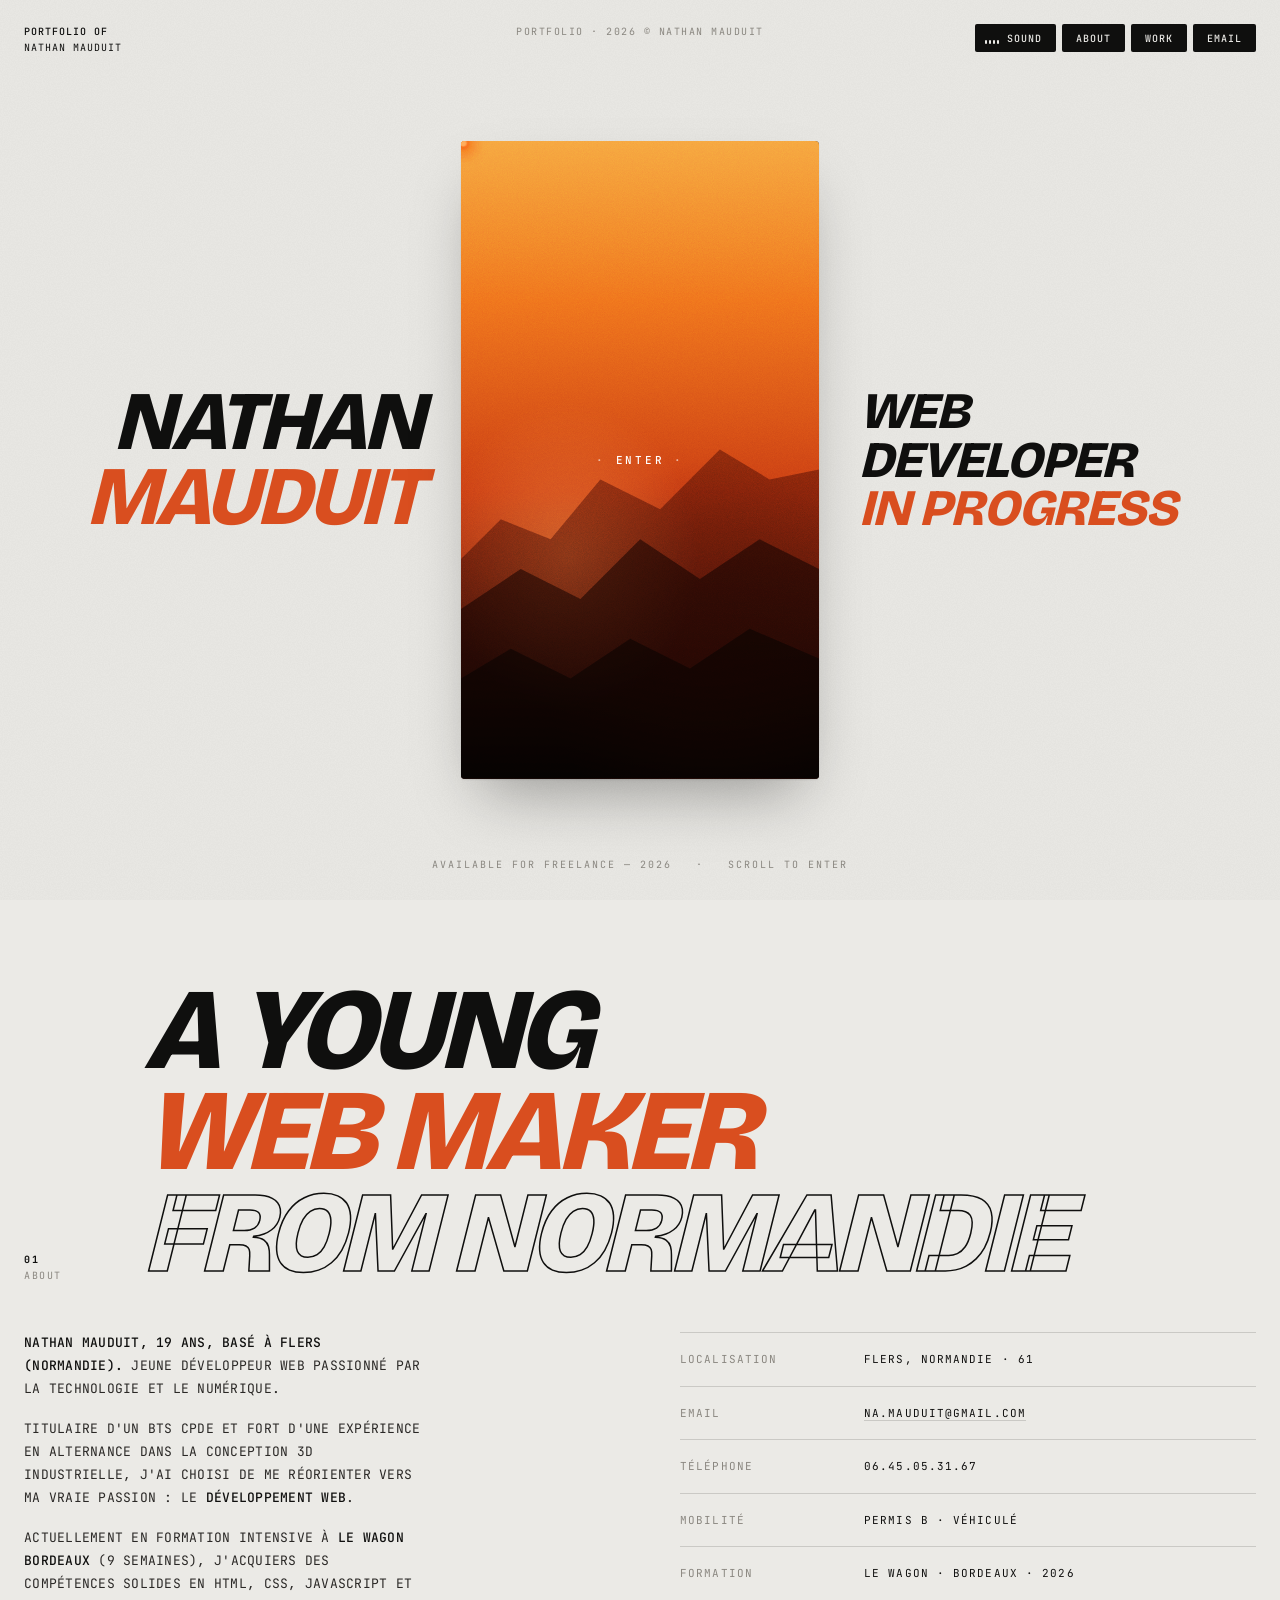
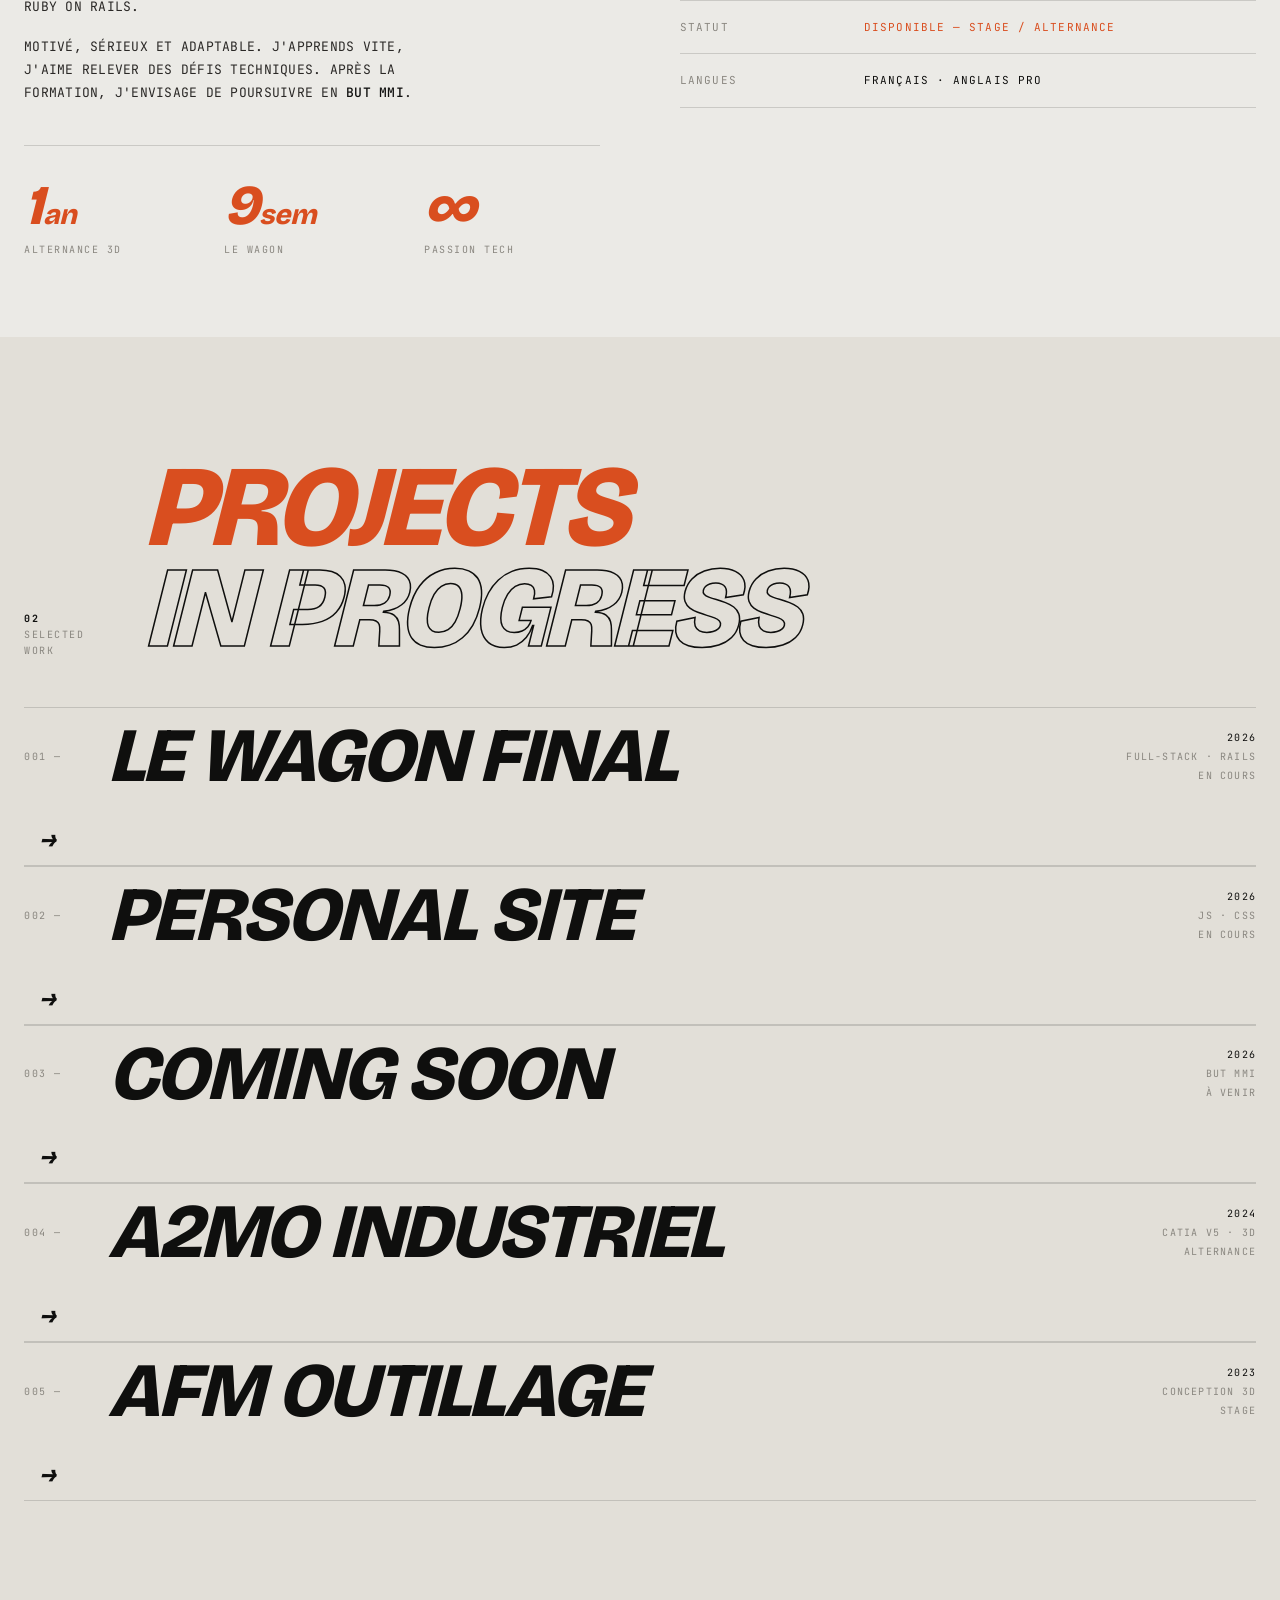
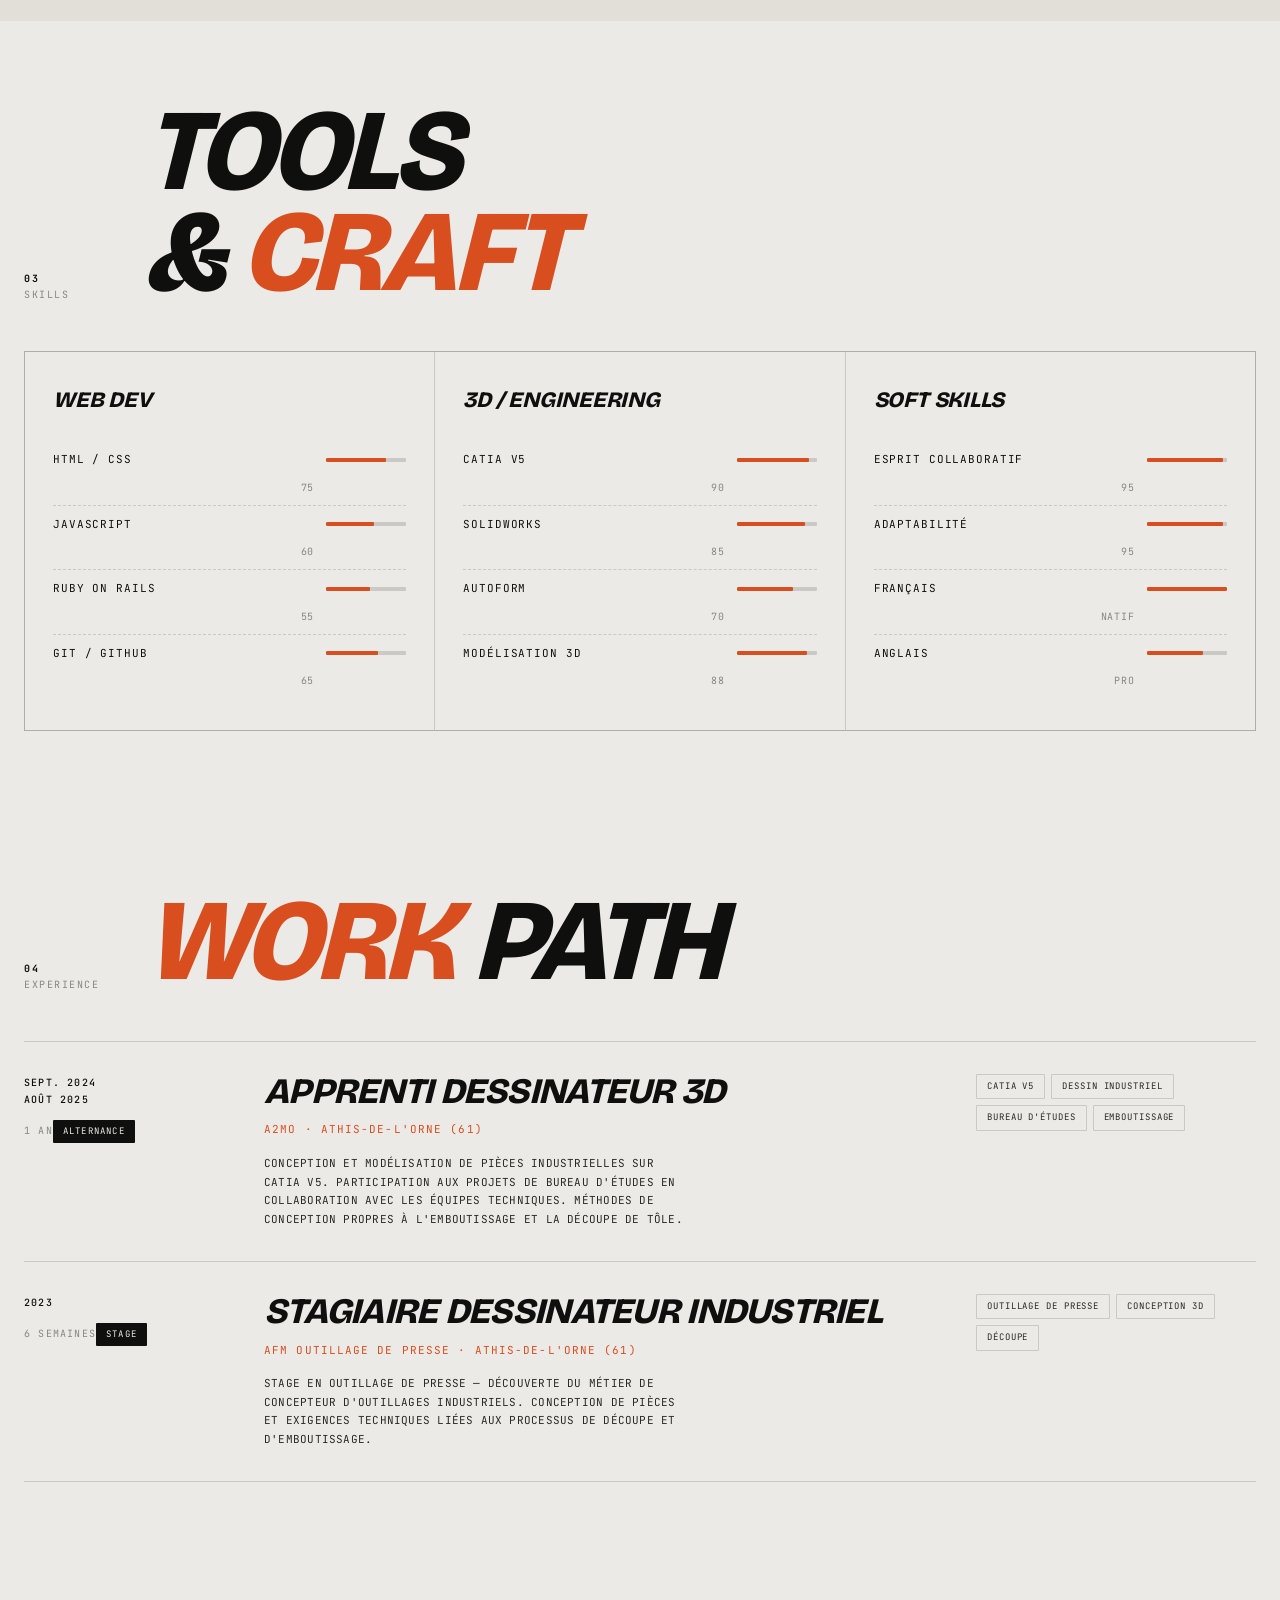
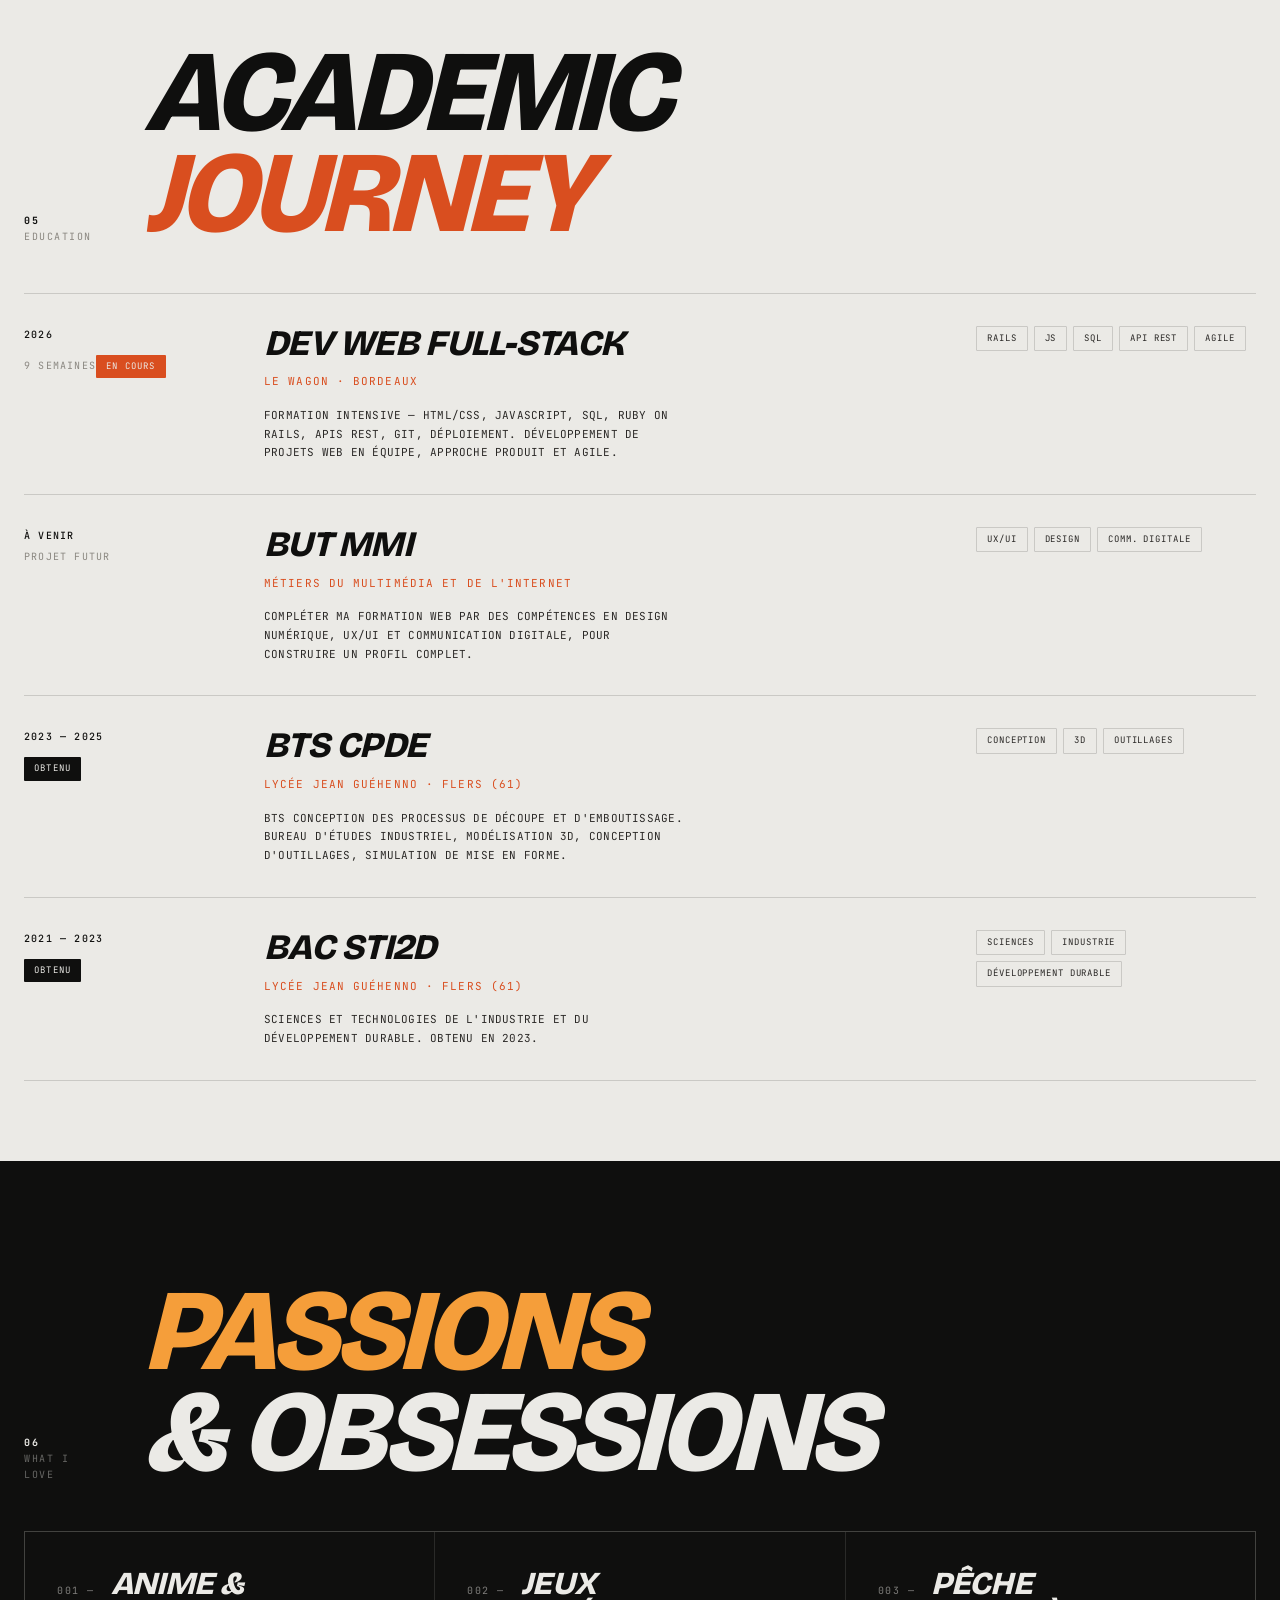
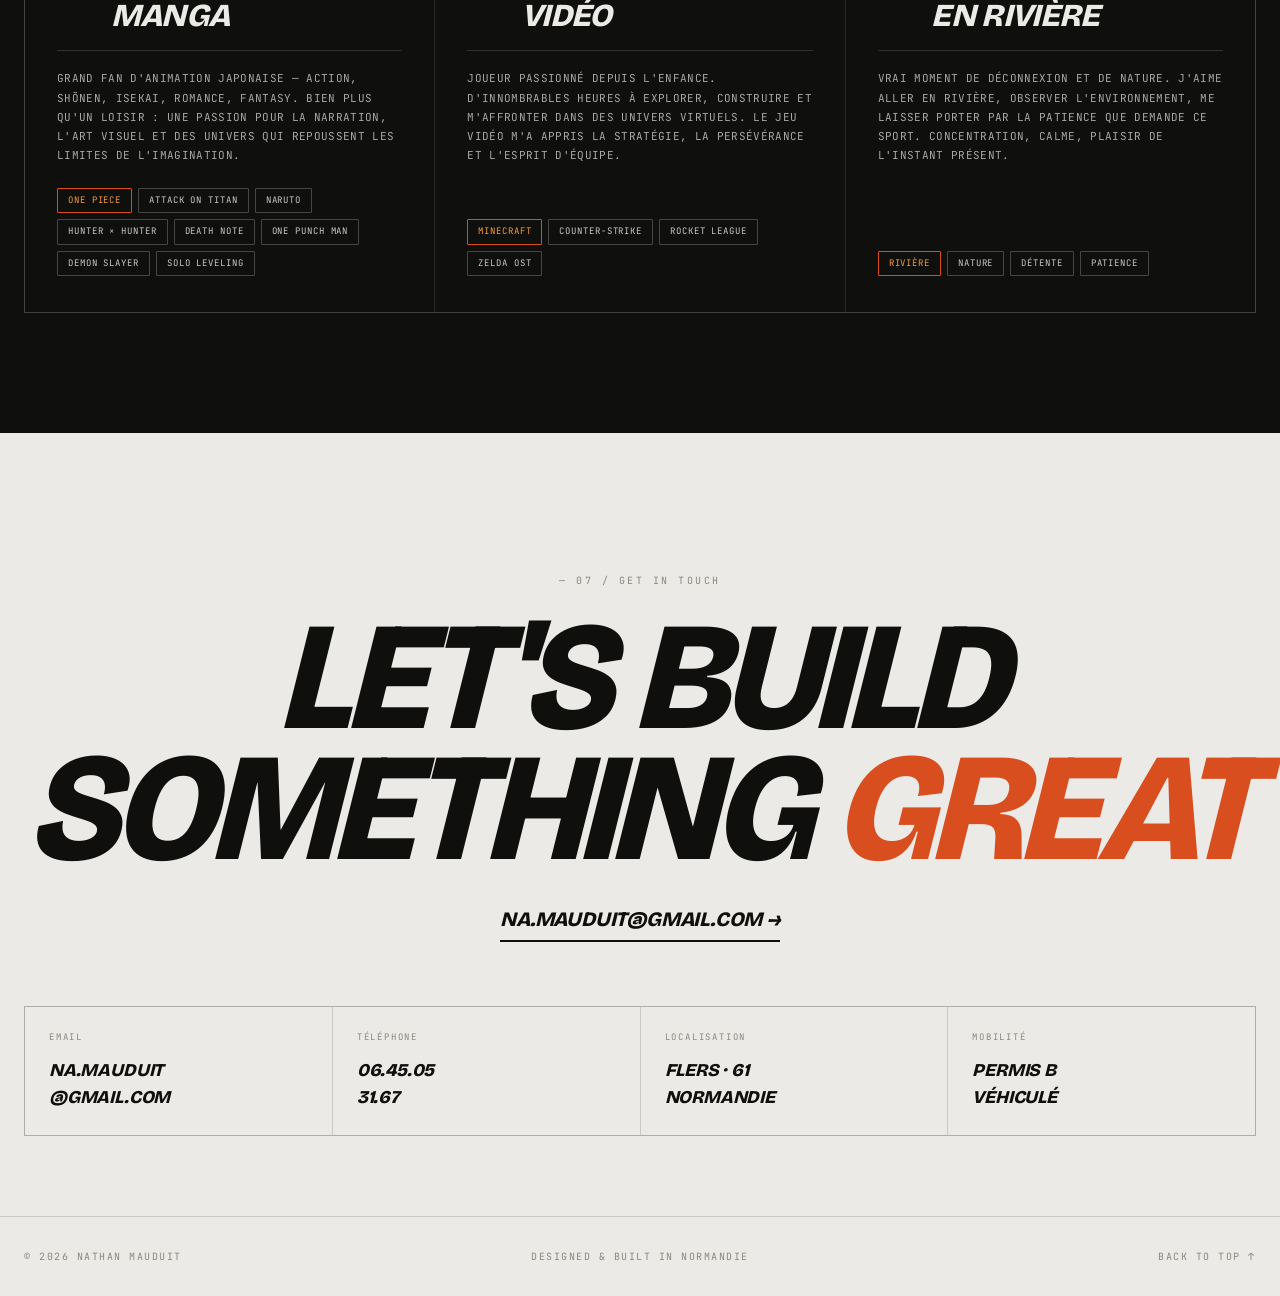
<file: index.html>
<!DOCTYPE html>
<html lang="fr">
<head>
<meta charset="UTF-8">
<meta name="viewport" content="width=device-width, initial-scale=1.0">
<meta name="description" content="Nathan Mauduit — Développeur web junior à Flers, Normandie. Formation Le Wagon Bordeaux. Portfolio 2026.">
<link rel="icon" href="data:image/svg+xml,<svg xmlns='http://www.w3.org/2000/svg' viewBox='0 0 100 100'><rect width='100' height='100' fill='%230f0f0e'/><text x='50' y='72' font-family='system-ui,sans-serif' font-size='65' font-weight='800' fill='%23d94e1f' text-anchor='middle'>N</text></svg>">
<title>Nathan Mauduit — Portfolio</title>
<link rel="preconnect" href="https://fonts.googleapis.com">
<link rel="preconnect" href="https://fonts.gstatic.com" crossorigin>
<link href="https://fonts.googleapis.com/css2?family=Archivo+Black&family=Bricolage+Grotesque:opsz,wght@12..96,700;12..96,800&family=JetBrains+Mono:wght@400;500&display=swap" rel="stylesheet">
<style>
  *,*::before,*::after { box-sizing: border-box; margin: 0; padding: 0; }
  html { scroll-behavior: smooth; }
  :root {
    --bg:        #ebeae6;
    --bg-warm:   #e2dfd8;
    --ink:       #0f0f0e;
    --ink-soft:  #2a2826;
    --mute:      #8a8780;
    --line:      rgba(15,15,14,0.15);
    --orange:    #d94e1f;
    --orange-bright: #ff6a2a;
    --ember:     #f59e3a;
    --display:   'Bricolage Grotesque', 'Archivo Black', system-ui, sans-serif;
    --mono:      'JetBrains Mono', ui-monospace, monospace;
  }
  body {
    background: var(--bg);
    color: var(--ink);
    font-family: var(--mono);
    font-size: 12px;
    line-height: 1.5;
    overflow-x: hidden;
    -webkit-font-smoothing: antialiased;
    -moz-osx-font-smoothing: grayscale;
  }
  body::before {
    content:'';
    position: fixed; inset: 0;
    background-image: url("data:image/svg+xml;utf8,<svg xmlns='http://www.w3.org/2000/svg' width='200' height='200'><filter id='n'><feTurbulence type='fractalNoise' baseFrequency='0.85' numOctaves='2'/><feColorMatrix values='0 0 0 0 0.05  0 0 0 0 0.05  0 0 0 0 0.05  0 0 0 0.06 0'/></filter><rect width='100%' height='100%' filter='url(%23n)'/></svg>");
    opacity: .8;
    pointer-events: none;
    z-index: 1;
    mix-blend-mode: multiply;
  }

  /* display utility — ultra-bold italic uppercase */
  .display {
    font-family: var(--display);
    font-weight: 800;
    font-style: italic;
    text-transform: uppercase;
    line-height: 0.92;
    letter-spacing: -0.02em;
  }
  .mono {
    font-family: var(--mono);
    font-size: 11px;
    text-transform: uppercase;
    letter-spacing: 0.08em;
    color: var(--ink);
  }
  .mono-mute { color: var(--mute); }

  /* ───────── nav ───────── */
  .nav {
    position: fixed;
    top: 24px; left: 0; right: 0;
    z-index: 100;
    padding: 0 24px;
    display: grid;
    grid-template-columns: 1fr auto 1fr;
    align-items: start;
    gap: 24px;
    pointer-events: none;
  }
  .nav > * { pointer-events: auto; }
  .nav-meta {
    font-family: var(--mono);
    font-size: 10px;
    text-transform: uppercase;
    letter-spacing: 0.1em;
    line-height: 1.6;
  }
  .nav-meta strong { font-weight: 500; color: var(--ink); }
  .nav-center {
    justify-self: center;
    font-family: var(--mono);
    font-size: 10px;
    letter-spacing: 0.15em;
    text-transform: uppercase;
    color: var(--mute);
  }
  .nav-actions {
    justify-self: end;
    display: flex;
    gap: 6px;
  }
  .nav-btn {
    display: inline-flex;
    align-items: center;
    justify-content: center;
    height: 28px;
    padding: 0 14px;
    background: var(--ink);
    color: var(--bg);
    font-family: var(--mono);
    font-size: 10px;
    font-weight: 500;
    text-transform: uppercase;
    letter-spacing: 0.1em;
    text-decoration: none;
    border: 0;
    border-radius: 2px;
    cursor: pointer;
    transition: background 0.2s ease, color 0.2s ease;
  }
  .nav-btn:hover { background: var(--orange); color: white; }

  /* music button */
  .music-btn {
    display: inline-flex;
    align-items: center;
    gap: 8px;
    padding-left: 10px;
  }
  .music-icon {
    display: inline-flex;
    align-items: flex-end;
    gap: 2px;
    height: 12px;
  }
  .music-icon .bar {
    width: 2px;
    height: 4px;
    background: currentColor;
    border-radius: 1px;
    transform-origin: bottom;
    transition: height 0.2s ease;
  }
  .music-btn.playing .music-icon .bar {
    animation: bar-bounce 0.9s ease-in-out infinite;
  }
  .music-btn.playing .music-icon .bar:nth-child(1) { animation-delay: -0.0s; }
  .music-btn.playing .music-icon .bar:nth-child(2) { animation-delay: -0.3s; }
  .music-btn.playing .music-icon .bar:nth-child(3) { animation-delay: -0.15s; }
  .music-btn.playing .music-icon .bar:nth-child(4) { animation-delay: -0.45s; }
  @keyframes bar-bounce {
    0%, 100% { height: 3px; }
    50%      { height: 12px; }
  }
  .music-btn.playing { background: var(--orange); color: white; }

  /* ───────── hero ───────── */
  .hero {
    position: relative;
    min-height: 100vh;
    display: grid;
    grid-template-columns: 1fr auto 1fr;
    align-items: center;
    gap: 40px;
    padding: 100px 24px 80px;
    z-index: 2;
  }
  .hero-name {
    justify-self: end;
    text-align: right;
    font-family: var(--display);
    font-weight: 800;
    font-style: italic;
    text-transform: uppercase;
    font-size: clamp(40px, 6.5vw, 96px);
    line-height: 0.9;
    letter-spacing: -0.025em;
    color: var(--ink);
  }
  .hero-name span { display: block; }

  .hero-stage {
    width: clamp(240px, 28vw, 380px);
    aspect-ratio: 9 / 16;
    position: relative;
    border-radius: 4px;
    overflow: hidden;
    background: linear-gradient(180deg, #1a1a1a 0%, #2a1410 100%);
    box-shadow:
      0 30px 60px -20px rgba(0,0,0,0.35),
      0 1px 2px rgba(0,0,0,0.1);
  }
  .hero-stage::before {
    content: '';
    position: absolute; inset: 0;
    background:
      /* sky */
      linear-gradient(180deg,
        #f5a142 0%,
        #ee6e1e 25%,
        #c43b14 55%,
        #5a1a10 85%,
        #1a0a08 100%);
    z-index: 1;
  }
  /* mountain silhouette */
  .hero-stage::after {
    content:'';
    position: absolute;
    inset: 0;
    background:
      radial-gradient(ellipse 60% 40% at 30% 65%, rgba(255,150,80,0.4), transparent 60%),
      radial-gradient(ellipse 80% 50% at 70% 80%, rgba(120,30,15,0.6), transparent 60%);
    z-index: 2;
  }
  .hero-stage svg.mountain {
    position: absolute;
    inset: 0;
    width: 100%;
    height: 100%;
    z-index: 3;
    mix-blend-mode: multiply;
    opacity: 0.9;
  }
  .hero-stage .grain-overlay {
    position: absolute;
    inset: 0;
    background-image: url("data:image/svg+xml;utf8,<svg xmlns='http://www.w3.org/2000/svg' width='200' height='200'><filter id='n'><feTurbulence type='fractalNoise' baseFrequency='1.2' numOctaves='2'/><feColorMatrix values='0 0 0 0 1  0 0 0 0 0.6  0 0 0 0 0.2  0 0 0 0.3 0'/></filter><rect width='100%' height='100%' filter='url(%23n)'/></svg>");
    z-index: 4;
    mix-blend-mode: overlay;
    pointer-events: none;
  }
  .hero-enter {
    position: absolute;
    top: 50%; left: 50%;
    transform: translate(-50%, -50%);
    z-index: 5;
    font-family: var(--mono);
    font-size: 11px;
    font-weight: 500;
    text-transform: uppercase;
    letter-spacing: 0.25em;
    color: white;
    text-decoration: none;
    padding: 10px 18px;
    display: flex;
    align-items: center;
    gap: 10px;
    cursor: pointer;
    transition: transform 0.3s ease;
  }
  .hero-enter:hover { transform: translate(-50%, -50%) scale(1.05); }
  .hero-enter::before, .hero-enter::after {
    content: '·';
    opacity: 0.6;
  }
  .hero-role {
    justify-self: start;
    font-family: var(--display);
    font-weight: 800;
    font-style: italic;
    text-transform: uppercase;
    font-size: clamp(28px, 4vw, 56px);
    line-height: 0.95;
    letter-spacing: -0.02em;
    color: var(--ink);
  }
  .hero-role span { display: block; }

  .hero-foot {
    position: absolute;
    bottom: 28px;
    left: 50%;
    transform: translateX(-50%);
    display: flex;
    gap: 24px;
    font-family: var(--mono);
    font-size: 10px;
    text-transform: uppercase;
    letter-spacing: 0.2em;
    color: var(--mute);
    z-index: 5;
  }
  .hero-foot a {
    color: var(--mute);
    text-decoration: none;
    transition: color 0.2s ease;
  }
  .hero-foot a:hover { color: var(--orange); }

  /* falling embers/sparks in hero stage */
  .hero-stage .embers {
    position: absolute;
    inset: 0;
    z-index: 4;
    pointer-events: none;
  }

  /* ───────── section frame ───────── */
  section {
    position: relative;
    z-index: 2;
    padding: 80px 24px;
  }
  .container { max-width: 1400px; margin: 0 auto; }
  .section-head {
    display: grid;
    grid-template-columns: 80px 1fr;
    gap: 40px;
    margin-bottom: 48px;
    align-items: end;
  }
  .section-num {
    font-family: var(--mono);
    font-size: 10px;
    text-transform: uppercase;
    letter-spacing: 0.15em;
    color: var(--mute);
    line-height: 1.6;
  }
  .section-num strong { display: block; color: var(--ink); }
  .section-title {
    font-family: var(--display);
    font-style: italic;
    font-weight: 800;
    text-transform: uppercase;
    font-size: clamp(56px, 9vw, 140px);
    line-height: 0.88;
    letter-spacing: -0.025em;
    color: var(--ink);
  }
  .section-title em {
    font-style: italic;
    color: var(--orange);
    -webkit-text-stroke: 0;
  }
  .section-title.outlined {
    color: transparent;
    -webkit-text-stroke: 1.5px var(--ink);
  }

  /* ───────── about ───────── */
  .about-grid {
    display: grid;
    grid-template-columns: 1fr 1fr;
    gap: 80px;
    align-items: start;
  }
  .about-text p {
    font-family: var(--mono);
    font-size: 13px;
    line-height: 1.75;
    color: var(--ink-soft);
    text-transform: uppercase;
    letter-spacing: 0.02em;
    margin-bottom: 18px;
    max-width: 50ch;
  }
  .about-text p strong {
    color: var(--ink);
    font-weight: 500;
  }
  .about-stats {
    display: grid;
    grid-template-columns: repeat(3, 1fr);
    gap: 24px;
    margin-top: 40px;
    padding-top: 32px;
    border-top: 1px solid var(--line);
  }
  .stat-num {
    font-family: var(--display);
    font-style: italic;
    font-weight: 800;
    font-size: 56px;
    line-height: 1;
    color: var(--orange);
  }
  .stat-label {
    font-family: var(--mono);
    font-size: 10px;
    text-transform: uppercase;
    letter-spacing: 0.15em;
    color: var(--mute);
    margin-top: 8px;
  }
  .info-list {
    border-top: 1px solid var(--line);
  }
  .info-row {
    display: grid;
    grid-template-columns: 160px 1fr;
    gap: 24px;
    padding: 18px 0;
    border-bottom: 1px solid var(--line);
    font-family: var(--mono);
    font-size: 11px;
    text-transform: uppercase;
    letter-spacing: 0.1em;
  }
  .info-row .k { color: var(--mute); }
  .info-row .v { color: var(--ink); }
  .info-row .v a { color: var(--ink); text-decoration: none; border-bottom: 1px solid var(--line); }
  .info-row .v a:hover { color: var(--orange); border-color: var(--orange); }

  /* ───────── projects (huge list) ───────── */
  .projects-section {
    padding: 120px 24px;
    background: var(--bg-warm);
  }
  .projects-list {
    list-style: none;
  }
  .project-row {
    display: grid;
    grid-template-columns: 60px 1fr auto;
    align-items: center;
    gap: 24px;
    padding: 8px 0;
    border-top: 1px solid var(--line);
    cursor: pointer;
    transition: padding 0.4s ease;
    color: inherit;
    text-decoration: none;
  }
  .project-row:last-of-type { border-bottom: 1px solid var(--line); }
  .project-row:hover { padding: 8px 16px; }
  .project-row:hover .project-name { color: var(--orange); -webkit-text-stroke: 0; }
  .project-row:hover .project-arrow { transform: translateX(8px); color: var(--orange); }
  .project-num {
    font-family: var(--mono);
    font-size: 10px;
    color: var(--mute);
    text-transform: uppercase;
    letter-spacing: 0.15em;
  }
  .project-name {
    font-family: var(--display);
    font-style: italic;
    font-weight: 800;
    text-transform: uppercase;
    font-size: clamp(40px, 6vw, 88px);
    line-height: 1.05;
    letter-spacing: -0.02em;
    color: var(--ink);
    transition: color 0.3s ease, -webkit-text-stroke 0.3s ease;
  }
  .project-meta {
    display: flex;
    flex-direction: column;
    align-items: flex-end;
    gap: 4px;
    font-family: var(--mono);
    font-size: 10px;
    text-transform: uppercase;
    letter-spacing: 0.12em;
    color: var(--mute);
    text-align: right;
  }
  .project-meta .year { color: var(--ink); }
  .project-arrow {
    font-family: var(--display);
    font-style: italic;
    font-weight: 800;
    font-size: 24px;
    color: var(--ink);
    transition: transform 0.3s ease, color 0.3s ease;
    margin-left: 16px;
  }

  /* ───────── skills ───────── */
  .skills-grid {
    display: grid;
    grid-template-columns: repeat(3, 1fr);
    gap: 1px;
    background: var(--line);
    border: 1px solid var(--line);
  }
  .skill-block {
    background: var(--bg);
    padding: 32px 28px;
  }
  .skill-block h4 {
    font-family: var(--display);
    font-style: italic;
    font-weight: 800;
    text-transform: uppercase;
    font-size: 22px;
    letter-spacing: -0.01em;
    margin-bottom: 24px;
    color: var(--ink);
  }
  .skill-line {
    display: grid;
    grid-template-columns: 1fr auto;
    gap: 12px;
    align-items: center;
    padding: 10px 0;
    border-bottom: 1px dashed var(--line);
    font-family: var(--mono);
    font-size: 11px;
    text-transform: uppercase;
    letter-spacing: 0.08em;
  }
  .skill-line:last-child { border-bottom: 0; }
  .skill-bar {
    width: 80px;
    height: 4px;
    background: var(--line);
    position: relative;
    border-radius: 1px;
    overflow: hidden;
  }
  .skill-bar > i {
    position: absolute;
    top: 0; left: 0; bottom: 0;
    background: var(--orange);
    width: var(--w, 50%);
    border-radius: 1px;
  }
  .skill-num {
    font-family: var(--mono);
    font-size: 10px;
    color: var(--mute);
    min-width: 32px;
    text-align: right;
  }

  /* ───────── experience / education timeline ───────── */
  .timeline {
    display: flex;
    flex-direction: column;
  }
  .tl-row {
    display: grid;
    grid-template-columns: 200px 1fr 280px;
    gap: 40px;
    padding: 32px 0;
    border-top: 1px solid var(--line);
  }
  .tl-row:last-child { border-bottom: 1px solid var(--line); }
  .tl-meta {
    font-family: var(--mono);
    font-size: 10px;
    text-transform: uppercase;
    letter-spacing: 0.12em;
    color: var(--mute);
    line-height: 1.7;
  }
  .tl-meta strong { display: block; color: var(--ink); font-weight: 500; margin-bottom: 4px; }
  .tl-tag {
    display: inline-block;
    padding: 4px 10px;
    background: var(--ink);
    color: var(--bg);
    font-size: 9px;
    margin-top: 8px;
    border-radius: 1px;
  }
  .tl-title {
    font-family: var(--display);
    font-style: italic;
    font-weight: 800;
    text-transform: uppercase;
    font-size: clamp(24px, 2.8vw, 36px);
    line-height: 1;
    letter-spacing: -0.02em;
    margin-bottom: 12px;
    color: var(--ink);
  }
  .tl-org {
    font-family: var(--mono);
    font-size: 11px;
    text-transform: uppercase;
    letter-spacing: 0.1em;
    color: var(--orange);
    margin-bottom: 16px;
  }
  .tl-desc {
    font-family: var(--mono);
    font-size: 11px;
    line-height: 1.7;
    color: var(--ink-soft);
    text-transform: uppercase;
    letter-spacing: 0.02em;
    max-width: 60ch;
  }
  .tl-tags {
    display: flex;
    flex-wrap: wrap;
    gap: 6px;
    align-content: flex-start;
  }
  .tl-tags span {
    font-family: var(--mono);
    font-size: 9px;
    text-transform: uppercase;
    letter-spacing: 0.1em;
    padding: 5px 10px;
    border: 1px solid var(--line);
    border-radius: 1px;
    color: var(--ink-soft);
  }

  /* ───────── passions ───────── */
  .passions-section {
    background: var(--ink);
    color: var(--bg);
    padding: 120px 24px;
  }
  .passions-section .section-num { color: rgba(235,234,230,0.4); }
  .passions-section .section-num strong { color: var(--bg); }
  .passions-section .section-title { color: var(--bg); }
  .passions-section .section-title em { color: var(--ember); }

  .passions-grid {
    display: grid;
    grid-template-columns: repeat(3, 1fr);
    gap: 1px;
    background: rgba(235,234,230,0.12);
    border: 1px solid rgba(235,234,230,0.12);
  }
  .passion {
    background: var(--ink);
    padding: 36px 32px;
    display: flex;
    flex-direction: column;
    gap: 18px;
    min-height: 380px;
  }
  .passion-head {
    display: flex;
    align-items: baseline;
    gap: 16px;
    border-bottom: 1px solid rgba(235,234,230,0.15);
    padding-bottom: 18px;
  }
  .passion-num {
    font-family: var(--mono);
    font-size: 10px;
    color: rgba(235,234,230,0.5);
    letter-spacing: 0.15em;
  }
  .passion-title {
    font-family: var(--display);
    font-style: italic;
    font-weight: 800;
    text-transform: uppercase;
    font-size: 32px;
    line-height: 1;
    letter-spacing: -0.02em;
    color: var(--bg);
  }
  .passion-desc {
    font-family: var(--mono);
    font-size: 11px;
    line-height: 1.75;
    color: rgba(235,234,230,0.7);
    text-transform: uppercase;
    letter-spacing: 0.03em;
  }
  .passion-tags {
    margin-top: auto;
    display: flex;
    flex-wrap: wrap;
    gap: 6px;
  }
  .passion-tags span {
    font-family: var(--mono);
    font-size: 9px;
    text-transform: uppercase;
    letter-spacing: 0.1em;
    padding: 5px 10px;
    border: 1px solid rgba(235,234,230,0.25);
    color: rgba(235,234,230,0.85);
    border-radius: 1px;
  }
  .passion-tags span.accent {
    border-color: var(--orange);
    color: var(--ember);
  }

  /* ───────── contact ───────── */
  .contact-section {
    padding: 140px 24px 80px;
  }
  .contact-block {
    text-align: center;
  }
  .contact-eyebrow {
    font-family: var(--mono);
    font-size: 10px;
    text-transform: uppercase;
    letter-spacing: 0.25em;
    color: var(--mute);
    margin-bottom: 24px;
  }
  .contact-title {
    font-family: var(--display);
    font-style: italic;
    font-weight: 800;
    text-transform: uppercase;
    font-size: clamp(64px, 12vw, 200px);
    line-height: 0.85;
    letter-spacing: -0.03em;
    color: var(--ink);
    margin-bottom: 32px;
  }
  .contact-title em {
    font-style: italic;
    color: var(--orange);
  }
  .contact-email {
    display: inline-block;
    font-family: var(--display);
    font-style: italic;
    font-weight: 800;
    text-transform: uppercase;
    font-size: clamp(18px, 1.6vw, 22px);
    letter-spacing: -0.01em;
    color: var(--ink);
    text-decoration: none;
    border-bottom: 2px solid var(--ink);
    padding-bottom: 4px;
    transition: color 0.2s ease, border-color 0.2s ease;
  }
  .contact-email:hover { color: var(--orange); border-color: var(--orange); }

  .contact-grid {
    margin-top: 64px;
    display: grid;
    grid-template-columns: repeat(4, 1fr);
    gap: 1px;
    background: var(--line);
    border: 1px solid var(--line);
    text-align: left;
  }
  .contact-cell {
    background: var(--bg);
    padding: 24px;
  }
  .contact-cell .label {
    font-family: var(--mono);
    font-size: 9px;
    text-transform: uppercase;
    letter-spacing: 0.2em;
    color: var(--mute);
    margin-bottom: 12px;
  }
  .contact-cell .value {
    font-family: var(--display);
    font-style: italic;
    font-weight: 800;
    font-size: 18px;
    text-transform: uppercase;
    letter-spacing: -0.01em;
    color: var(--ink);
    word-break: break-word;
  }

  /* ───────── footer ───────── */
  footer {
    border-top: 1px solid var(--line);
    padding: 32px 24px;
    display: grid;
    grid-template-columns: 1fr 1fr 1fr;
    gap: 24px;
    font-family: var(--mono);
    font-size: 10px;
    text-transform: uppercase;
    letter-spacing: 0.15em;
    color: var(--mute);
    align-items: center;
    z-index: 2;
    position: relative;
  }
  footer .center { text-align: center; }
  footer .right { text-align: right; }
  footer a { color: var(--mute); text-decoration: none; transition: color 0.2s ease; }
  footer a:hover { color: var(--orange); }

  /* reveal */
  .reveal { opacity: 0; transform: translateY(40px); transition: opacity 0.9s ease, transform 0.9s ease; }
  .reveal.in { opacity: 1; transform: translateY(0); }

  /* responsive */
  @media (max-width: 980px) {
    .hero {
      grid-template-columns: 1fr;
      gap: 32px;
      text-align: center;
      padding: 120px 24px 80px;
    }
    .hero-name, .hero-role { justify-self: center; text-align: center; }
    .hero-stage { width: min(70vw, 320px); margin: 0 auto; }
    .nav { grid-template-columns: 1fr 1fr; }
    .nav-center { display: none; }
    .about-grid { grid-template-columns: 1fr; gap: 48px; }
    .skills-grid, .passions-grid { grid-template-columns: 1fr; }
    .contact-grid { grid-template-columns: 1fr 1fr; }
    .tl-row { grid-template-columns: 1fr; gap: 16px; }
    .tl-row > .tl-tags { justify-content: flex-start; }
    .project-row { grid-template-columns: 40px 1fr 24px; gap: 12px; }
    .project-row .project-meta { display: none; }
    footer { grid-template-columns: 1fr; text-align: center; }
    footer .right, footer .center { text-align: center; }
  }
</style>
</head>
<body>

<!-- ───────── nav ───────── -->
<nav class="nav">
  <div class="nav-meta">
    <div><strong>Portfolio of</strong></div>
    <div>Nathan Mauduit</div>
  </div>
  <div class="nav-center">Portfolio · 2026 © Nathan Mauduit</div>
  <div class="nav-actions">
    <button id="music-toggle" class="nav-btn music-btn" type="button" aria-label="Lecture musique">
      <span class="music-icon" aria-hidden="true">
        <span class="bar"></span><span class="bar"></span><span class="bar"></span><span class="bar"></span>
      </span>
      <span class="music-label">Sound</span>
    </button>
    <a href="#about" class="nav-btn">About</a>
    <a href="#projects" class="nav-btn">Work</a>
    <a href="mailto:na.mauduit@gmail.com" class="nav-btn">Email</a>
  </div>
  <audio id="bg-music" src="music/zelda.mp3" loop preload="none"></audio>
</nav>

<!-- ───────── hero ───────── -->
<header class="hero" id="top">
  <div class="hero-name">
    <span>Nathan</span>
    <span style="color: var(--orange);">Mauduit</span>
  </div>

  <div class="hero-stage">
    <svg class="mountain" viewBox="0 0 360 640" preserveAspectRatio="xMidYMid slice">
      <!-- back ridge -->
      <path d="M0,420 L40,380 L90,400 L140,340 L200,370 L260,310 L310,340 L360,330 L360,640 L0,640 Z"
            fill="#2a0d05" opacity="0.5"/>
      <!-- mid ridge -->
      <path d="M0,470 L60,430 L120,460 L180,400 L240,440 L300,400 L360,430 L360,640 L0,640 Z"
            fill="#1a0604" opacity="0.7"/>
      <!-- front ridge -->
      <path d="M0,540 L50,510 L110,540 L170,500 L230,530 L290,490 L360,520 L360,640 L0,640 Z"
            fill="#0a0301" opacity="0.85"/>
    </svg>
    <div class="grain-overlay"></div>
    <div class="embers" id="embers"></div>
    <a href="#about" class="hero-enter">Enter</a>
  </div>

  <div class="hero-role">
    <span>Web</span>
    <span>Developer</span>
    <span style="color: var(--orange);">in progress</span>
  </div>

  <div class="hero-foot">
    <span>Available for freelance — 2026</span>
    <span>·</span>
    <a href="#projects">Scroll to enter</a>
  </div>
</header>

<!-- ───────── about ───────── -->
<section id="about" class="reveal">
  <div class="container">
    <div class="section-head">
      <div class="section-num"><strong>01</strong>About</div>
      <h2 class="section-title">A young<br><em>web maker</em><br><span class="outlined-wrap" style="-webkit-text-stroke: 1.5px var(--ink); color: transparent;">from Normandie</span></h2>
    </div>

    <div class="about-grid">
      <div class="about-text">
        <p>
          <strong>Nathan Mauduit, 19 ans, basé à Flers (Normandie).</strong>
          Jeune développeur web passionné par la technologie et le numérique.
        </p>
        <p>
          Titulaire d'un BTS CPDE et fort d'une expérience en alternance dans la conception 3D industrielle,
          j'ai choisi de me réorienter vers ma vraie passion : le <strong>développement web</strong>.
        </p>
        <p>
          Actuellement en formation intensive à <strong>Le Wagon Bordeaux</strong> (9 semaines),
          j'acquiers des compétences solides en HTML, CSS, JavaScript et Ruby on Rails.
        </p>
        <p>
          Motivé, sérieux et adaptable. J'apprends vite, j'aime relever des défis techniques.
          Après la formation, j'envisage de poursuivre en <strong>BUT MMI</strong>.
        </p>

        <div class="about-stats">
          <div>
            <div class="stat-num">1<span style="font-size:.5em">an</span></div>
            <div class="stat-label">Alternance 3D</div>
          </div>
          <div>
            <div class="stat-num">9<span style="font-size:.5em">sem</span></div>
            <div class="stat-label">Le Wagon</div>
          </div>
          <div>
            <div class="stat-num">∞</div>
            <div class="stat-label">Passion tech</div>
          </div>
        </div>
      </div>

      <div class="info-list">
        <div class="info-row"><div class="k">Localisation</div><div class="v">Flers, Normandie · 61</div></div>
        <div class="info-row"><div class="k">Email</div><div class="v"><a href="mailto:na.mauduit@gmail.com">na.mauduit@gmail.com</a></div></div>
        <div class="info-row"><div class="k">Téléphone</div><div class="v">06.45.05.31.67</div></div>
        <div class="info-row"><div class="k">Mobilité</div><div class="v">Permis B · Véhiculé</div></div>
        <div class="info-row"><div class="k">Formation</div><div class="v">Le Wagon · Bordeaux · 2026</div></div>
        <div class="info-row"><div class="k">Statut</div><div class="v" style="color: var(--orange);">Disponible — Stage / Alternance</div></div>
        <div class="info-row"><div class="k">Langues</div><div class="v">Français · Anglais pro</div></div>
      </div>
    </div>
  </div>
</section>

<!-- ───────── projects ───────── -->
<section id="projects" class="projects-section reveal">
  <div class="container">
    <div class="section-head">
      <div class="section-num"><strong>02</strong>Selected Work</div>
      <h2 class="section-title"><em>Projects</em><br><span style="-webkit-text-stroke: 1.5px var(--ink); color: transparent;">in progress</span></h2>
    </div>

    <ul class="projects-list">
      <li><a href="#" class="project-row">
        <div class="project-num">001 —</div>
        <div class="project-name">Le Wagon Final</div>
        <div class="project-meta"><span class="year">2026</span><span>Full-Stack · Rails</span><span>En cours</span></div>
        <div class="project-arrow">→</div>
      </a></li>
      <li><a href="#" class="project-row">
        <div class="project-num">002 —</div>
        <div class="project-name">Personal Site</div>
        <div class="project-meta"><span class="year">2026</span><span>JS · CSS</span><span>En cours</span></div>
        <div class="project-arrow">→</div>
      </a></li>
      <li><a href="#" class="project-row">
        <div class="project-num">003 —</div>
        <div class="project-name">Coming Soon</div>
        <div class="project-meta"><span class="year">2026</span><span>BUT MMI</span><span>À venir</span></div>
        <div class="project-arrow">→</div>
      </a></li>
      <li><a href="#" class="project-row">
        <div class="project-num">004 —</div>
        <div class="project-name">A2MO Industriel</div>
        <div class="project-meta"><span class="year">2024</span><span>Catia V5 · 3D</span><span>Alternance</span></div>
        <div class="project-arrow">→</div>
      </a></li>
      <li><a href="#" class="project-row">
        <div class="project-num">005 —</div>
        <div class="project-name">AFM Outillage</div>
        <div class="project-meta"><span class="year">2023</span><span>Conception 3D</span><span>Stage</span></div>
        <div class="project-arrow">→</div>
      </a></li>
    </ul>
  </div>
</section>

<!-- ───────── skills ───────── -->
<section class="reveal">
  <div class="container">
    <div class="section-head">
      <div class="section-num"><strong>03</strong>Skills</div>
      <h2 class="section-title">Tools<br>&amp; <em>craft</em></h2>
    </div>

    <div class="skills-grid">
      <div class="skill-block">
        <h4>Web Dev</h4>
        <div class="skill-line"><span>HTML / CSS</span><span class="skill-bar"><i style="--w:75%"></i></span><span class="skill-num">75</span></div>
        <div class="skill-line"><span>JavaScript</span><span class="skill-bar"><i style="--w:60%"></i></span><span class="skill-num">60</span></div>
        <div class="skill-line"><span>Ruby on Rails</span><span class="skill-bar"><i style="--w:55%"></i></span><span class="skill-num">55</span></div>
        <div class="skill-line"><span>Git / GitHub</span><span class="skill-bar"><i style="--w:65%"></i></span><span class="skill-num">65</span></div>
      </div>
      <div class="skill-block">
        <h4>3D / Engineering</h4>
        <div class="skill-line"><span>Catia V5</span><span class="skill-bar"><i style="--w:90%"></i></span><span class="skill-num">90</span></div>
        <div class="skill-line"><span>SolidWorks</span><span class="skill-bar"><i style="--w:85%"></i></span><span class="skill-num">85</span></div>
        <div class="skill-line"><span>AutoForm</span><span class="skill-bar"><i style="--w:70%"></i></span><span class="skill-num">70</span></div>
        <div class="skill-line"><span>Modélisation 3D</span><span class="skill-bar"><i style="--w:88%"></i></span><span class="skill-num">88</span></div>
      </div>
      <div class="skill-block">
        <h4>Soft Skills</h4>
        <div class="skill-line"><span>Esprit collaboratif</span><span class="skill-bar"><i style="--w:95%"></i></span><span class="skill-num">95</span></div>
        <div class="skill-line"><span>Adaptabilité</span><span class="skill-bar"><i style="--w:95%"></i></span><span class="skill-num">95</span></div>
        <div class="skill-line"><span>Français</span><span class="skill-bar"><i style="--w:100%"></i></span><span class="skill-num">Natif</span></div>
        <div class="skill-line"><span>Anglais</span><span class="skill-bar"><i style="--w:70%"></i></span><span class="skill-num">Pro</span></div>
      </div>
    </div>
  </div>
</section>

<!-- ───────── experience ───────── -->
<section class="reveal">
  <div class="container">
    <div class="section-head">
      <div class="section-num"><strong>04</strong>Experience</div>
      <h2 class="section-title"><em>Work</em> Path</h2>
    </div>

    <div class="timeline">
      <div class="tl-row">
        <div class="tl-meta"><strong>Sept. 2024<br>Août 2025</strong>1 an<span class="tl-tag">Alternance</span></div>
        <div>
          <h3 class="tl-title">Apprenti Dessinateur 3D</h3>
          <div class="tl-org">A2MO · Athis-de-l'Orne (61)</div>
          <p class="tl-desc">
            Conception et modélisation de pièces industrielles sur Catia V5.
            Participation aux projets de bureau d'études en collaboration avec les équipes techniques.
            Méthodes de conception propres à l'emboutissage et la découpe de tôle.
          </p>
        </div>
        <div class="tl-tags">
          <span>Catia V5</span><span>Dessin industriel</span><span>Bureau d'études</span><span>Emboutissage</span>
        </div>
      </div>

      <div class="tl-row">
        <div class="tl-meta"><strong>2023</strong>6 semaines<span class="tl-tag">Stage</span></div>
        <div>
          <h3 class="tl-title">Stagiaire Dessinateur Industriel</h3>
          <div class="tl-org">AFM Outillage de presse · Athis-de-l'Orne (61)</div>
          <p class="tl-desc">
            Stage en outillage de presse — découverte du métier de concepteur d'outillages industriels.
            Conception de pièces et exigences techniques liées aux processus de découpe et d'emboutissage.
          </p>
        </div>
        <div class="tl-tags">
          <span>Outillage de presse</span><span>Conception 3D</span><span>Découpe</span>
        </div>
      </div>
    </div>
  </div>
</section>

<!-- ───────── education ───────── -->
<section class="reveal">
  <div class="container">
    <div class="section-head">
      <div class="section-num"><strong>05</strong>Education</div>
      <h2 class="section-title">Academic<br><em>journey</em></h2>
    </div>

    <div class="timeline">
      <div class="tl-row">
        <div class="tl-meta"><strong>2026</strong>9 semaines<span class="tl-tag" style="background: var(--orange);">En cours</span></div>
        <div>
          <h3 class="tl-title">Dev Web Full-Stack</h3>
          <div class="tl-org">Le Wagon · Bordeaux</div>
          <p class="tl-desc">
            Formation intensive — HTML/CSS, JavaScript, SQL, Ruby on Rails, APIs REST, Git, déploiement.
            Développement de projets web en équipe, approche produit et agile.
          </p>
        </div>
        <div class="tl-tags">
          <span>Rails</span><span>JS</span><span>SQL</span><span>API REST</span><span>Agile</span>
        </div>
      </div>

      <div class="tl-row">
        <div class="tl-meta"><strong>À venir</strong>Projet futur</div>
        <div>
          <h3 class="tl-title">BUT MMI</h3>
          <div class="tl-org">Métiers du Multimédia et de l'Internet</div>
          <p class="tl-desc">
            Compléter ma formation web par des compétences en design numérique, UX/UI
            et communication digitale, pour construire un profil complet.
          </p>
        </div>
        <div class="tl-tags">
          <span>UX/UI</span><span>Design</span><span>Comm. digitale</span>
        </div>
      </div>

      <div class="tl-row">
        <div class="tl-meta"><strong>2023 — 2025</strong><span class="tl-tag">Obtenu</span></div>
        <div>
          <h3 class="tl-title">BTS CPDE</h3>
          <div class="tl-org">Lycée Jean Guéhenno · Flers (61)</div>
          <p class="tl-desc">
            BTS Conception des Processus de Découpe et d'Emboutissage.
            Bureau d'études industriel, modélisation 3D, conception d'outillages, simulation de mise en forme.
          </p>
        </div>
        <div class="tl-tags">
          <span>Conception</span><span>3D</span><span>Outillages</span>
        </div>
      </div>

      <div class="tl-row">
        <div class="tl-meta"><strong>2021 — 2023</strong><span class="tl-tag">Obtenu</span></div>
        <div>
          <h3 class="tl-title">Bac STI2D</h3>
          <div class="tl-org">Lycée Jean Guéhenno · Flers (61)</div>
          <p class="tl-desc">
            Sciences et Technologies de l'Industrie et du Développement Durable.
            Obtenu en 2023.
          </p>
        </div>
        <div class="tl-tags">
          <span>Sciences</span><span>Industrie</span><span>Développement durable</span>
        </div>
      </div>
    </div>
  </div>
</section>

<!-- ───────── passions ───────── -->
<section class="passions-section reveal">
  <div class="container">
    <div class="section-head">
      <div class="section-num"><strong>06</strong>What I love</div>
      <h2 class="section-title"><em>Passions</em><br>&amp; obsessions</h2>
    </div>

    <div class="passions-grid">
      <div class="passion">
        <div class="passion-head">
          <span class="passion-num">001 —</span>
          <h3 class="passion-title">Anime &amp;<br>Manga</h3>
        </div>
        <p class="passion-desc">
          Grand fan d'animation japonaise — action, shōnen, isekai, romance, fantasy.
          Bien plus qu'un loisir : une passion pour la narration, l'art visuel et des univers
          qui repoussent les limites de l'imagination.
        </p>
        <div class="passion-tags">
          <span class="accent">One Piece</span>
          <span>Attack on Titan</span>
          <span>Naruto</span>
          <span>Hunter × Hunter</span>
          <span>Death Note</span>
          <span>One Punch Man</span>
          <span>Demon Slayer</span>
          <span>Solo Leveling</span>
        </div>
      </div>

      <div class="passion">
        <div class="passion-head">
          <span class="passion-num">002 —</span>
          <h3 class="passion-title">Jeux<br>Vidéo</h3>
        </div>
        <p class="passion-desc">
          Joueur passionné depuis l'enfance. D'innombrables heures à explorer, construire
          et m'affronter dans des univers virtuels. Le jeu vidéo m'a appris la stratégie,
          la persévérance et l'esprit d'équipe.
        </p>
        <div class="passion-tags">
          <span class="accent">Minecraft</span>
          <span>Counter-Strike</span>
          <span>Rocket League</span>
          <span>Zelda OST</span>
        </div>
      </div>

      <div class="passion">
        <div class="passion-head">
          <span class="passion-num">003 —</span>
          <h3 class="passion-title">Pêche<br>en rivière</h3>
        </div>
        <p class="passion-desc">
          Vrai moment de déconnexion et de nature. J'aime aller en rivière,
          observer l'environnement, me laisser porter par la patience que demande ce sport.
          Concentration, calme, plaisir de l'instant présent.
        </p>
        <div class="passion-tags">
          <span class="accent">Rivière</span>
          <span>Nature</span>
          <span>Détente</span>
          <span>Patience</span>
        </div>
      </div>
    </div>
  </div>
</section>

<!-- ───────── contact ───────── -->
<section id="contact" class="contact-section reveal">
  <div class="container">
    <div class="contact-block">
      <div class="contact-eyebrow">— 07 / Get in touch</div>
      <h2 class="contact-title">Let's build<br>something <em>great</em></h2>
      <a href="mailto:na.mauduit@gmail.com" class="contact-email">na.mauduit@gmail.com →</a>

      <div class="contact-grid">
        <div class="contact-cell">
          <div class="label">Email</div>
          <div class="value">na.mauduit<br>@gmail.com</div>
        </div>
        <div class="contact-cell">
          <div class="label">Téléphone</div>
          <div class="value">06.45.05<br>31.67</div>
        </div>
        <div class="contact-cell">
          <div class="label">Localisation</div>
          <div class="value">Flers · 61<br>Normandie</div>
        </div>
        <div class="contact-cell">
          <div class="label">Mobilité</div>
          <div class="value">Permis B<br>Véhiculé</div>
        </div>
      </div>
    </div>
  </div>
</section>

<footer>
  <span>© 2026 Nathan Mauduit</span>
  <span class="center">Designed &amp; built in Normandie</span>
  <span class="right"><a href="#top">Back to top ↑</a></span>
</footer>

<script>
  // ember sparks rising in the hero stage
  (function () {
    const stage = document.getElementById('embers');
    if (!stage) return;
    const COUNT = 30;
    const sparks = [];
    for (let i = 0; i < COUNT; i++) {
      const s = document.createElement('div');
      s.style.cssText = `
        position:absolute;
        width:2px;height:2px;
        border-radius:50%;
        background:#ffb060;
        box-shadow:0 0 4px #ff8030, 0 0 8px #ff5010;
        opacity:0;
        will-change:transform,opacity;
      `;
      stage.appendChild(s);
      sparks.push({
        el: s,
        x: Math.random() * 100,
        y: 100 + Math.random() * 20,
        vy: 0.15 + Math.random() * 0.4,
        vx: (Math.random() - 0.5) * 0.1,
        size: 1 + Math.random() * 2.5,
        life: Math.random(),
        maxLife: 1 + Math.random() * 2,
      });
    }
    function tick() {
      for (const p of sparks) {
        p.x += p.vx;
        p.y -= p.vy;
        p.life += 0.012;
        if (p.life > p.maxLife || p.y < -5) {
          p.x = Math.random() * 100;
          p.y = 100 + Math.random() * 10;
          p.life = 0;
          p.vy = 0.15 + Math.random() * 0.4;
        }
        const fade = Math.sin((p.life / p.maxLife) * Math.PI);
        p.el.style.transform = `translate(${p.x}%, ${p.y}%) scale(${p.size * fade})`;
        p.el.style.opacity = fade * 0.9;
      }
      requestAnimationFrame(tick);
    }
    tick();
  })();

  // background music toggle (Zelda OST)
  (function () {
    const btn = document.getElementById('music-toggle');
    const audio = document.getElementById('bg-music');
    if (!btn || !audio) return;
    audio.volume = 0.35;
    let started = false;
    btn.addEventListener('click', () => {
      if (audio.paused) {
        audio.play().then(() => {
          btn.classList.add('playing');
          started = true;
        }).catch(() => {
          // autoplay blocked or file missing — silently fail
          btn.classList.remove('playing');
        });
      } else {
        audio.pause();
        btn.classList.remove('playing');
      }
    });
    // pause when tab hidden, resume when back if was playing
    document.addEventListener('visibilitychange', () => {
      if (!started) return;
      if (document.hidden) audio.pause();
      else if (btn.classList.contains('playing')) audio.play().catch(() => {});
    });
  })();

  // reveal on scroll
  const io = new IntersectionObserver((entries) => {
    entries.forEach((e) => { if (e.isIntersecting) e.target.classList.add('in'); });
  }, { threshold: 0.08 });
  document.querySelectorAll('.reveal').forEach((el) => io.observe(el));
</script>

</body>
</html>
</file>
